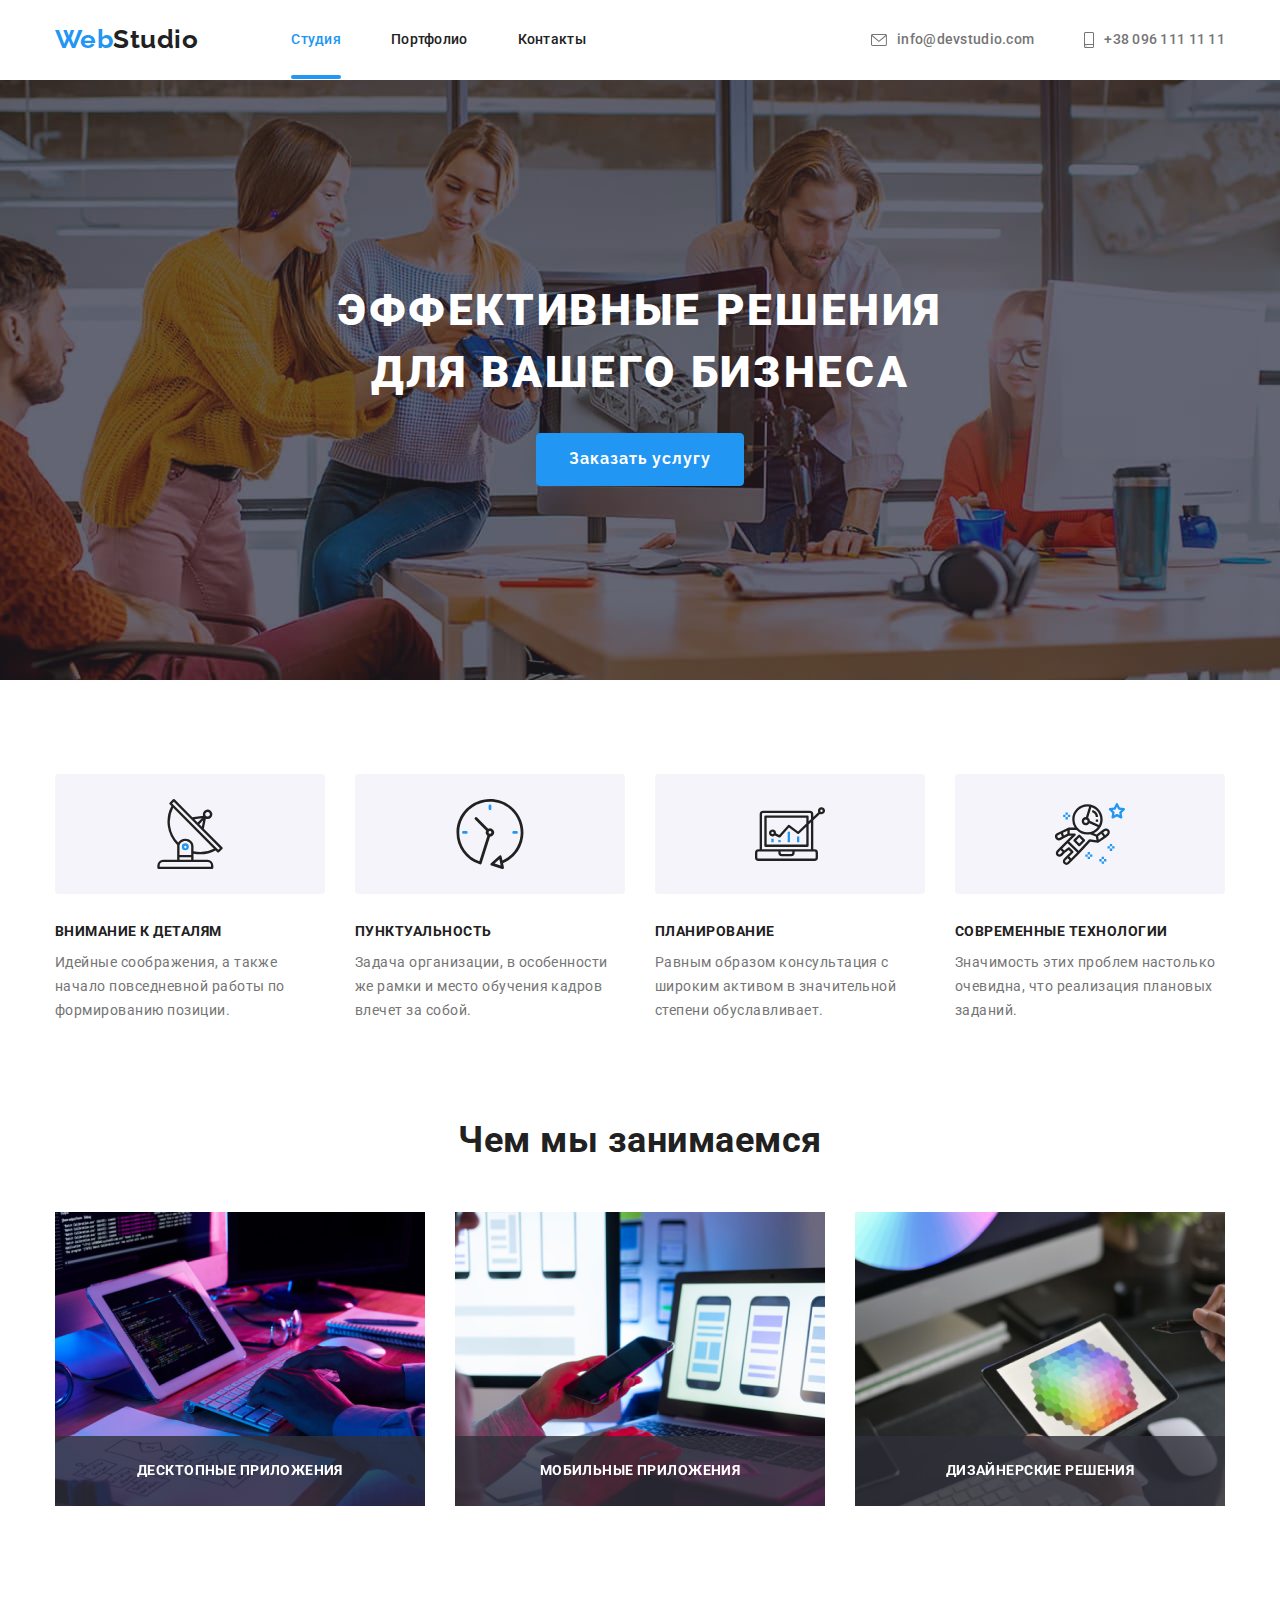
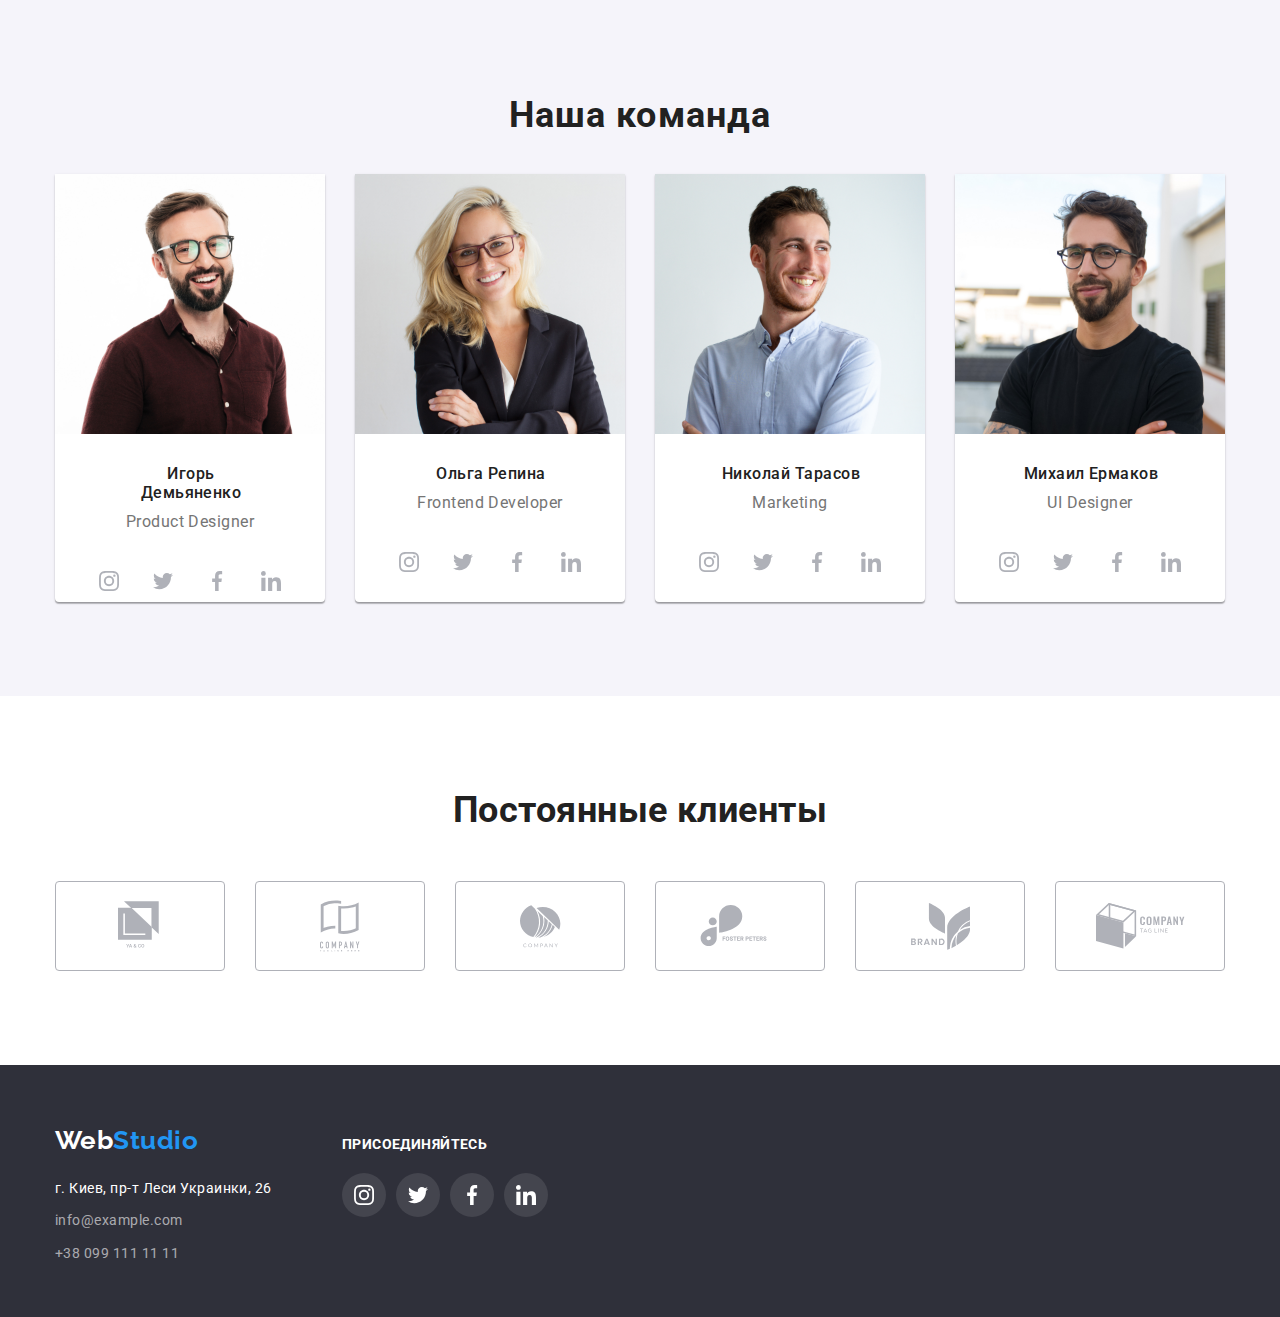
<file: index.html>
<!DOCTYPE html>
<html lang="ru">
<head>
    <meta charset="UTF-8">
    <meta name="viewport" content="width=device-width, initial-scale=1.0">
    <title>Web Studio</title>
    <link href="https://fonts.googleapis.com/css2?family=Oleo+Script&family=Raleway:wght@700&family=Roboto:wght@400;500;700;900&display=swap" rel="stylesheet">
    <link rel="stylesheet" href="https://cdnjs.cloudflare.com/ajax/libs/modern-normalize/1.0.0/modern-normalize.min.css">
    <link rel="stylesheet" href="./css/main.css">
</head>
<body>

<!--Header-->
<header>

    <div class="container container-header">
        <nav class="container-nav">

            <a class="logo" href="./"><span class="logo-one">Web</span>Studio</a>
    
            <ul class="list-nav">
                <li class="item">
                    <a class="header-link current" href="#"><span class="location">Студия</span></a>
                </li>
                <li class="item">
                    <a class="header-link" href="./portfolio.html" rel="noopener noreferel">Портфолио</a>
                </li>
                <li class="item">
                    <a class="header-link" href="#">Контакты</a>
                </li>
            </ul>
    
        </nav>
    
        <ul class="item-link">
            <li class="item">
                <a class="contacts-link" href="mailto:info@devstudio.com">
                <svg class="icon-link">
                    <use href="./img/sprite.svg#icon-envelope"></use>
                </svg>     
                info@devstudio.com
                </a>
            </li>
            <li class="item">
                <a class="contacts-link" href="tel:+380961111111">
                <svg class="icon-link smartphone">
                    <use href="./img/sprite.svg#icon-smartphone"></use>
                </svg>
                +38 096 111 11 11
                </a>
            </li>
        </ul>
    </div>

</header>

<main>
<!--Hero-->
    <section class="hero">

        <div class="container">
            <div class="container-width">
                <h1>
                    Эффективные решения для вашего бизнеса
                </h1>
        
                <button class="service-order" type="button" data-modal-open>Заказать услугу</button>
            </div>
        </div>

        <div class="backdrop is-hidden" data-modal>
            <div class="modal">
                <button aria-label="Закрыть" class="btn-closed" data-modal-close></button>
            </div>

        </div>

    </section>


<!-- Quality -->    
    <section class="quality-section">

        <div class="container quality-container">
            <ul class="item-quality utility-mp">
                <li class="list">
                    <div class="box-icon">
                        <svg class="icon-antenna">
                            <use href="./img/sprite.svg#icon-antenna"></use>
                        </svg>
                    </div>
                    <h2>Внимание к деталям</h2>
                    <p class="description">Идейные соображения, а также начало повседневной работы по формированию позиции.</p>
                </li>
                <li class="list">
                    <div class="box-icon">
                        <svg class="icon-antenna">
                            <use href="./img/sprite.svg#icon-clock"></use>
                        </svg>
                    </div>
                    <h2>Пунктуальность</h2>
                    <p class="description">Задача организации, в особенности же рамки и место обучения кадров влечет за собой.</p>
                </li>
                <li class="list">
                    <div class="box-icon">
                        <svg class="icon-antenna">
                            <use href="./img/sprite.svg#icon-diagram"></use>
                        </svg>
                    </div>
                    <h2>Планирование</h2>
                    <p class="description">Равным образом консультация с широким активом в значительной степени обуславливает.</p>
                </li>
                <li class="list">
                    <div class="box-icon">
                        <svg class="icon-antenna">
                            <use href="./img/sprite.svg#icon-astronaut"></use>
                        </svg>
                    </div>
                    <h2>Современные технологии</h2>
                    <p class="description">Значимость этих проблем настолько очевидна, что реализация плановых заданий.</p>
                </li>
            </ul>
        </div>

    </section>

<!-- Occupation -->
    <section class="occupation">

        <div class="container occupation-container">
            <h2 class="occupation-heading">Чем мы занимаемся</h2>

        <ul class="occupation-list">
            <li class="occupation-item">
                <a class="occupation-link" href="#"><img src="./img/computer.png" alt="Компьютер" width="370">
                    <div class="position-box">
                        <p class="position-text utility-mp">Десктопные приложения</p>
                    </div>
                </a>
            </li>
            <li class="occupation-item">
                <a class="occupation-link" href="#"><img src="./img/laptop.png" alt="Ноутбук" width="370">
                    <div class="position-box">
                        <p class="position-text utility-mp">Мобильные приложения</p>
                    </div>
                </a>
            </li>
            <li class="occupation-item">
                <a class="occupation-link" href="#"><img src="./img/tablet.png" alt="Планшет" width="370">
                    <div class="position-box">
                        <p class="position-text utility-mp">Дизайнерские решения</p>
                    </div>
                </a>
            </li>
        </ul>
        </div>

    </section>

<!--Team-->    
    <section class="team">
        
        <div class="container container-team">
            <h3 class="title-team">Наша команда</h3>

        <ul class="team-work">
            <li class="worker-list">
                <img src="./img/igor.jpg" alt="Игорь" width="270">
                <h3 class="heading-name">Игорь Демьяненко</h3>
                <p class="work">Product Designer</p>
                <ul class="team-social-list">
                    <li class="team-social-item"><a href="" class="team-social-link" target="_blank" rel="noopener noreferer" aria-label="Instagram">
                        <svg class="team-social-icon">
                            <use href="./img/sprite.svg#icon-instagram"></use>
                        </svg>
                    </a></li>
                    <li class="team-social-item"><a href="" class="team-social-link" target="_blank" rel="noopener noreferer" aria-label="Twitter">
                        <svg class="team-social-icon">
                            <use href="./img/sprite.svg#icon-twitter"></use>
                        </svg>
                    </a></li>
                    <li class="team-social-item"><a href="" class="team-social-link" target="_blank" rel="noopener noreferer" aria-label="Facebook">
                        <svg class="team-social-icon">
                            <use href="./img/sprite.svg#icon-facebook"></use>
                        </svg>
                    </a></li>
                    <li class="team-social-item"><a href="" class="team-social-link" target="_blank" rel="noopener noreferer" aria-label="LinkedIn">
                        <svg class="team-social-icon">
                            <use href="./img/sprite.svg#icon-linkedin"></use>
                        </svg>
                    </a></li>
                </ul>
            </li>
            <li class="worker-list">
                <img src="./img/olga.jpg" alt="Ольга" width="270">
                <h3 class="heading-name">Ольга Репина</h3>
                <p class="work">Frontend Developer</p>
                <ul class="team-social-list">
                    <li class="team-social-item"><a href="" class="team-social-link" target="_blank" rel="noopener noreferer" aria-label="Instagram">
                        <svg class="team-social-icon">
                            <use href="./img/sprite.svg#icon-instagram"></use>
                        </svg>
                    </a></li>
                    <li class="team-social-item"><a href="" class="team-social-link" target="_blank" rel="noopener noreferer" aria-label="Twitter">
                        <svg class="team-social-icon">
                            <use href="./img/sprite.svg#icon-twitter"></use>
                        </svg>
                    </a></li>
                    <li class="team-social-item"><a href="" class="team-social-link" target="_blank" rel="noopener noreferer" aria-label="Facebook">
                        <svg class="team-social-icon">
                            <use href="./img/sprite.svg#icon-facebook"></use>
                        </svg>
                    </a></li>
                    <li class="team-social-item"><a href="" class="team-social-link" target="_blank" rel="noopener noreferer" aria-label="LinkedIn">
                        <svg class="team-social-icon">
                            <use href="./img/sprite.svg#icon-linkedin"></use>
                        </svg>
                    </a></li>
                </ul>
            </li>
            <li class="worker-list">
                <img src="./img/nicholas.jpg" alt="Николай" width="270">
                <h3 class="heading-name">Николай Тарасов</h3>
                <p class="work">Marketing</p>
                <ul class="team-social-list">
                    <li class="team-social-item"><a href="" class="team-social-link" target="_blank" rel="noopener noreferer" aria-label="Instagram">
                        <svg class="team-social-icon">
                            <use href="./img/sprite.svg#icon-instagram"></use>
                        </svg>
                    </a></li>
                    <li class="team-social-item"><a href="" class="team-social-link" target="_blank" rel="noopener noreferer" aria-label="Twitter">
                        <svg class="team-social-icon">
                            <use href="./img/sprite.svg#icon-twitter"></use>
                        </svg>
                    </a></li>
                    <li class="team-social-item"><a href="" class="team-social-link" target="_blank" rel="noopener noreferer" aria-label="Facebook">
                        <svg class="team-social-icon">
                            <use href="./img/sprite.svg#icon-facebook"></use>
                        </svg>
                    </a></li>
                    <li class="team-social-item"><a href="" class="team-social-link" target="_blank" rel="noopener noreferer" aria-label="LinkedIn">
                        <svg class="team-social-icon">
                            <use href="./img/sprite.svg#icon-linkedin"></use>
                        </svg>
                    </a></li>
                </ul>
            </li>
            <li class="worker-list">
                <img src="./img/michael.jpg" alt="Михаил" width="270">
                <h3 class="heading-name">Михаил Ермаков</h3>
                <p class="work">UI Designer</p>
                <ul class="team-social-list">
                    <li class="team-social-item"><a href="" class="team-social-link" target="_blank" rel="noopener noreferer" aria-label="Instagram">
                        <svg class="team-social-icon">
                            <use href="./img/sprite.svg#icon-instagram"></use>
                        </svg>
                    </a></li>
                    <li class="team-social-item"><a href="" class="team-social-link" target="_blank" rel="noopener noreferer" aria-label="Twitter">
                        <svg class="team-social-icon">
                            <use href="./img/sprite.svg#icon-twitter"></use>
                        </svg>
                    </a></li>
                    <li class="team-social-item"><a href="" class="team-social-link" target="_blank" rel="noopener noreferer" aria-label="Facebook">
                        <svg class="team-social-icon">
                            <use href="./img/sprite.svg#icon-facebook"></use>
                        </svg>
                    </a></li>
                    <li class="team-social-item"><a href="" class="team-social-link" target="_blank" rel="noopener noreferer" aria-label="LinkedIn">
                        <svg class="team-social-icon">
                            <use href="./img/sprite.svg#icon-linkedin"></use>
                        </svg>
                    </a></li>
                </ul>
            </li>
        </ul>
        </div>

    </section>

<!-- Client -->
    <section class="client-section">
        <div class="container">
            <h3 class="client-title">Постоянные клиенты</h3>
        <ul class="client-list utility-mp">
            <li class="client-item"><a href="" class="client-link" target="_blank" rel="noopener noreferer">
                <svg class="client-icon one">
                    <use href="./img/sprite.svg#icon-logo-1"></use>
                </svg>
            </a></li>
            <li class="client-item"><a href="" class="client-link" target="_blank" rel="noopener noreferer">
                <svg class="client-icon two">
                    <use href="./img/sprite.svg#icon-logo-2"></use>
                </svg>
            </a></li>
            <li class="client-item"><a href="" class="client-link" target="_blank" rel="noopener noreferer">
                <svg class="client-icon three">
                    <use href="./img/sprite.svg#icon-logo-3"></use>
                </svg>
            </a></li>
            <li class="client-item"><a href="" class="client-link" target="_blank" rel="noopener noreferer">
                <svg class="client-icon four">
                    <use href="./img/sprite.svg#icon-logo-4"></use>
                </svg>
            </a></li>
            <li class="client-item"><a href="" class="client-link" target="_blank" rel="noopener noreferer">
                <svg class="client-icon five">
                    <use href="./img/sprite.svg#icon-logo-5"></use>
                </svg>
            </a></li>
            <li class="client-item"><a href="" class="client-link" target="_blank" rel="noopener noreferer">
                <svg class="client-icon six">
                    <use href="./img/sprite.svg#icon-logo-6"></use>
                </svg>
            </a></li>
        </ul>
        </div>
    </section>

</main>

<!--Footer-->
<footer>

    <div class="container container-footer">

    <div class="addres-container">
        <a class="logo-footer" href="#"><span class="logo-one">Web</span><span class="logo-two">Studio</span></a>

    <address class="item-address">

    <ul class="contacts-street">
        <li class="contacts-list">
            <span class="street contacts-footer">г. Киев, пр-т Леси Украинки, 26</span>
        </li>
        <li class="contacts-list">
            <a class="contacts-footer" href="mailto:info@example.com">info@example.com</a>
        </li>
        <li class="contacts-list">
            <a class="contacts-footer" href="tel:+380991111111">+38 099 111 11 11</a>
        </li>
    </ul>

    </address>
    </div>

    <div class="link-container">
        <p>Присоединяйтесь</p>
        <ul class="footer-social-list utility-mp">
            <li class="footer-social-item"><a href="" class="footer-social-link" target="_blank" rel="noopener noreferer" aria-label="Instagram">
                <svg class="footer-social-icon">
                    <use href="./img/sprite.svg#icon-instagram"></use>
                </svg>
            </a></li>
            <li class="footer-social-item"><a href="" class="footer-social-link" target="_blank" rel="noopener noreferer" aria-label="Twitter">
                <svg class="footer-social-icon">
                    <use href="./img/sprite.svg#icon-twitter"></use>
                </svg>
            </a></li>
            <li class="footer-social-item"><a href="" class="footer-social-link" target="_blank" rel="noopener noreferer" aria-label="Facebook">
                <svg class="footer-social-icon">
                    <use href="./img/sprite.svg#icon-facebook"></use>
                </svg>
            </a></li>
            <li class="footer-social-item"><a href="" class="footer-social-link" target="_blank" rel="noopener noreferer" aria-label="LinkedIn">
                <svg class="footer-social-icon">
                    <use href="./img/sprite.svg#icon-linkedin"></use>
                </svg>
            </a></li>
        </ul>
    </div>

    </div>

</footer>

<script src="./js/modal.js"></script>
</body>
</html>
</file>
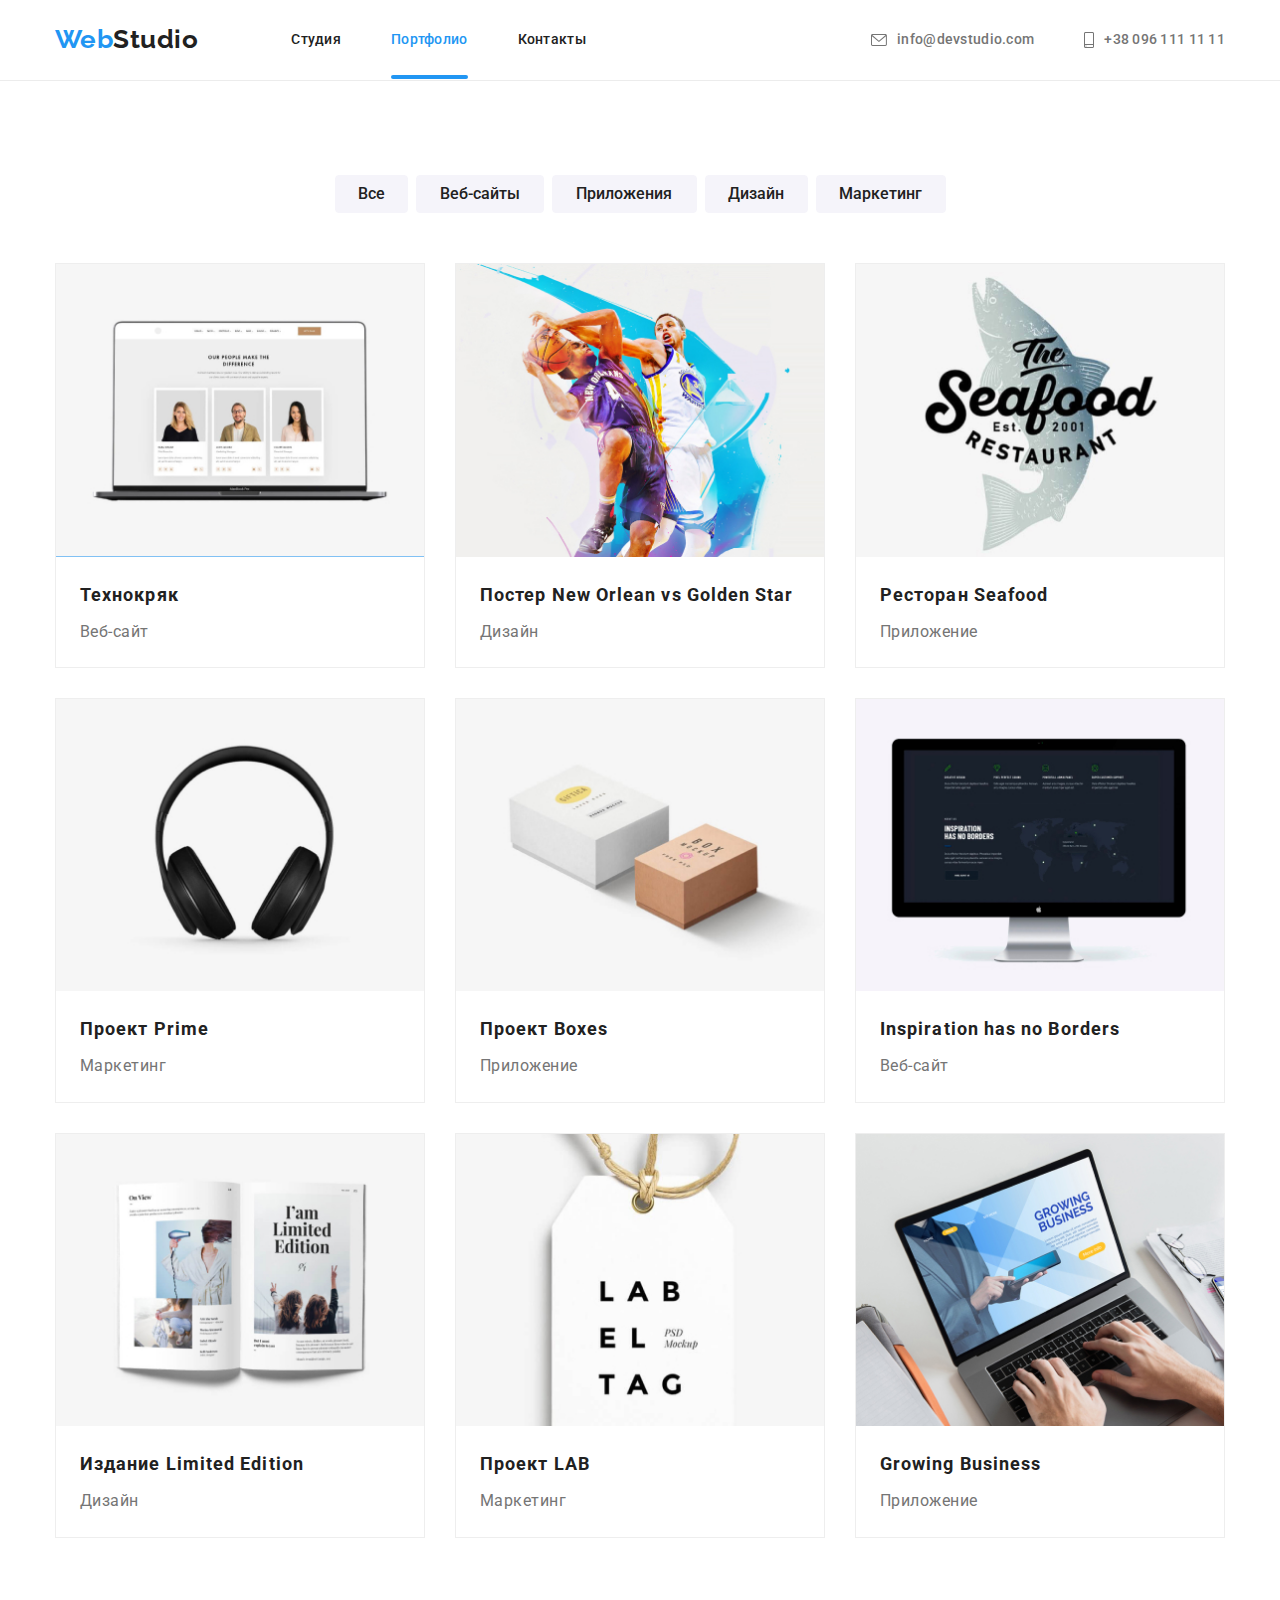
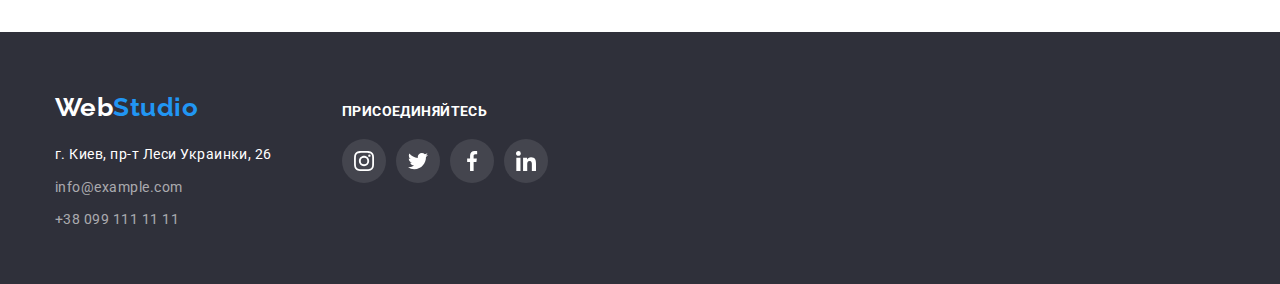
<file: portfolio.html>
<!DOCTYPE html>
<html lang="ru">
<head>
    <meta charset="UTF-8">
    <meta name="viewport" content="width=device-width, initial-scale=1.0">
    <title>Portfolio</title>
    <link href="https://fonts.googleapis.com/css2?family=Oleo+Script&family=Raleway:wght@700&family=Roboto:wght@400;500;700;900&display=swap" rel="stylesheet">
    <link rel="stylesheet" href="https://cdnjs.cloudflare.com/ajax/libs/modern-normalize/1.0.0/modern-normalize.min.css">
    <link rel="stylesheet" href="./css/portfolio.css">
</head>
<body>

<!--Header-->
<header>

    <div class="container container-header">
        <nav class="container-nav">

            <a class="logo" href="./"><span class="logo-one">Web</span>Studio</a>
    
            <ul class="list-nav">
                <li class="item">
                    <a class="header-link" href="./index.html">Студия</a>
                </li>
                <li class="item">
                    <a class="header-link" href="#" rel="noopener noreferel"><span class="location">Портфолио</span></a>
                </li>
                <li class="item">
                    <a class="header-link" href="#">Контакты</a>
                </li>
            </ul>
    
        </nav>
    
        <ul class="item-link">
            <li class="item">
                <a class="contacts-link" href="mailto:info@devstudio.com">
                <svg class="icon-link">
                    <use href="./img/sprite.svg#icon-envelope"></use>
                </svg>     
                info@devstudio.com
                </a>
            </li>
            <li class="item">
                <a class="contacts-link" href="tel:+380961111111">
                <svg class="icon-link smartphone">
                    <use href="./img/sprite.svg#icon-smartphone"></use>
                </svg>
                +38 096 111 11 11
                </a>
            </li>
        </ul>
    </div>

</header>

<!-- Main Section -->
<main>
     <section class="portfolio-section">

        <div class="container container-filter">
            <h1 hidden>Job List</h1>

        <ul class="filter">
            <li class="btn"><button class="btn-one" type="button">Все</button></li>
            <li class="btn"><button class="btn-two" type="button">Веб-сайты</button></li>
            <li class="btn"><button class="btn-three" type="button">Приложения</button></li>
            <li class="btn"><button class="btn-four" type="button">Дизайн</button></li>
            <li class="btn"><button class="btn-five" type="button">Маркетинг</button></li>
        </ul>
        </div>

        <div class="container container-job">
            <ul class="job-list">
                <li class="job-item">
                    <div class="thumb">
                    <img src="./img/portfolio/laptop.jpg" alt="Ноутбук" width="370">
                    <div class="overlay">
                        <p class="overlay-text utility-mp">Технокряк это современная площадка распространения коронавируса. Компании используют эту платформу для цифрового шпионажа и атак на защищённые сервера конкурентов.</p>
                    </div>
                    </div>
                    <h2>Технокряк</h2>
                    <p>Веб-сайт</p>
                </li>
                <li class="job-item">
                    <img src="./img/portfolio/basket.jpg" alt="Команды баскетбола" width="370">
                    <h2>Постер New Orlean vs Golden Star</h2>
                    <p>Дизайн</p>
                </li>
                <li class="job-item">
                    <img src="./img/portfolio/seafood.jpg" alt="Морской ресторан" width="370">
                    <h2>Ресторан Seafood</h2>
                    <p>Приложение</p>
                </li>
                <li class="job-item">
                    <img src="./img/portfolio/headphones.jpg" alt="Наушники" width="370">
                    <h2>Проект Prime</h2>
                    <p>Маркетинг</p>
                </li>
                <li class="job-item">
                    <img src="./img/portfolio/boxes.jpg" alt="Ящики" width="370">
                    <h2>Проект Boxes</h2>
                    <p>Приложение</p>
                </li>
                <li class="job-item">
                    <img src="./img/portfolio/monitor.jpg" alt="Монитор" width="370">
                    <h2>Inspiration has no Borders</h2>
                    <p>Веб-сайт</p>
                </li>
                <li class="job-item">
                    <img src="./img/portfolio/magazine.jpg" alt="Журнал" width="370">
                    <h2>Издание Limited Edition</h2>
                    <p>Дизайн</p>
                </li>
                <li class="job-item">
                    <img src="./img/portfolio/tag.jpg" alt="Бирка" width="370">
                    <h2>Проект LAB</h2>
                    <p>Маркетинг</p>
                </li>
                <li class="job-item">
                    <img src="./img/portfolio/business_site.jpg" alt="Бизнес сайт" width="370">
                    <h2>Growing Business</h2>
                    <p>Приложение</p>
                </li>
            </ul>
        </div>

    </section>
</main>

<!--Footer-->
<footer>

    <div class="container container-footer">

    <div class="addres-container">
        <a class="logo-footer" href="#"><span class="logo-one">Web</span><span class="logo-two">Studio</span></a>

    <address class="item-address">

    <ul class="contacts-street">
        <li class="contacts-list">
            <span class="street contacts-footer">г. Киев, пр-т Леси Украинки, 26</span>
        </li>
        <li class="contacts-list">
            <a class="contacts-footer" href="mailto:info@example.com">info@example.com</a>
        </li>
        <li class="contacts-list">
            <a class="contacts-footer" href="tel:+380991111111">+38 099 111 11 11</a>
        </li>
    </ul>

    </address>
    </div>

    <div class="link-container">
        <p>Присоединяйтесь</p>
        <ul class="footer-social-list utility-mp">
            <li class="footer-social-item"><a href="" class="footer-social-link" target="_blank" rel="noopener noreferer" aria-label="Instagram">
                <svg class="footer-social-icon">
                    <use href="./img/sprite.svg#icon-instagram"></use>
                </svg>
            </a></li>
            <li class="footer-social-item"><a href="" class="footer-social-link" target="_blank" rel="noopener noreferer" aria-label="Twitter">
                <svg class="footer-social-icon">
                    <use href="./img/sprite.svg#icon-twitter"></use>
                </svg>
            </a></li>
            <li class="footer-social-item"><a href="" class="footer-social-link" target="_blank" rel="noopener noreferer" aria-label="Facebook">
                <svg class="footer-social-icon">
                    <use href="./img/sprite.svg#icon-facebook"></use>
                </svg>
            </a></li>
            <li class="footer-social-item"><a href="" class="footer-social-link" target="_blank" rel="noopener noreferer" aria-label="LinkedIn">
                <svg class="footer-social-icon">
                    <use href="./img/sprite.svg#icon-linkedin"></use>
                </svg>
            </a></li>
        </ul>
    </div>

    </div>

</footer>


    
</body>
</html>
</file>
<file: css/main.css>
/* Главный цвет на странице  #757575; */
/* Цвет заголовков h2-h6 #212121;*/
/* Цвет навигации #212121; */
/* Цвет подсветки #2196F3; */
/* Вторичный цвет+h1 #FFFFFF;*/
/* Цвет контактов в футере rgba(255, 255, 255, 0.6); */
:root {
    --primary-text-color: #757575;
    --heading-h2-h6-color: #212121; 
    --backlight-color: #2196F3;
    --secondary-text-color: #212121; 
    --primary-icon-color: #AFB1B8;
    --main-cubic-bezier: cubic-bezier(0.4, 0, 0.2, 1);
}

body {
    color: var(--primary-text-color);

    font-family: 'Roboto', sans-serif;
    letter-spacing: 0.03em;
}

li,
a {
    list-style: none;
    text-decoration: none;
}

h1, 
h2, 
h3 {
    margin-top: 0;
}

img {
    display: block;
    width: 100%;
    height: auto;
}

li,
ul,
p {
    margin: 0;
    padding: 0;
}

.utility-mp {
    padding: 0;
    margin: 0;
}

.container {
    width: 1200px;
    padding-left: 15px;
    padding-right: 15px;
    margin-left: auto;
    margin-right: auto;
}

/* Header */
.container-header {
    display: flex;
    align-items: center;
}

.container-nav {
    display: flex;
}

.logo {
    padding-bottom: 25px;
    padding-top: 24px;
    margin-right: 93px;

    color: #212121;

    font-family: 'Raleway', sans-serif;
    font-size: 26px;
    line-height: 1.2;
    font-weight: 700;
}

.logo .logo-one {
    color: #2196F3;
}

.list-nav {
    display: flex;
    margin-top: 0;
    margin-bottom: 0;
    padding-left: 0;
}

.list-nav .item:not(:last-child) {
    margin-right: 50px;
}

.list-nav .header-link {
    position: relative;
    display: block;
    padding-top: 32px;
    padding-bottom: 32px;

    color: var(--secondary-text-color);

    font-weight: 500;
    font-size: 14px;
    line-height: 1.1;
    letter-spacing: 0.02em;

    transition: color 250ms var(--main-cubic-bezier);
}

.header-link .location {
    padding-top: 32px;
    padding-bottom: 32px;

    color: var(--backlight-color);

    transition: color 250ms var(--main-cubic-bezier);
}

.location::after {
    position: absolute;
    left: 0;
    bottom: 0;

    content: "";
    display: inline-block;
    width: 100%;
    height: 4px;
    border-radius: 2px;

    background-color: var(--backlight-color);

    transition: background-color 250ms var(--main-cubic-bezier);
}

.location:hover::after {
    background-color: var(--secondary-text-color);
}

.header-link .location:focus,
.header-link .location:hover {
    color: var(--secondary-text-color);
}

.list-nav .header-link:hover,
.list-nav .header-link:focus {
    color: var(--backlight-color);
}

.item-link {
    display: flex;
    margin-left: auto;
    padding-left: 0;
}

.item-link .item + .item {
    margin-left: 50px;
}

.item-link .contacts-link {
    display: flex;
    align-items: center;

    color: var(--primary-text-color);

    font-weight: 500;
    font-size: 14px;
    line-height: 1.1;
    letter-spacing: 0.02em;

    transition: color 250ms var(--main-cubic-bezier);
}

.contacts-link:hover,
.contacts-link:focus {
    color: var(--backlight-color);
}

.contacts-link:hover .icon-link,
.contacts-link:focus .icon-link {
    fill: var(--backlight-color);
}


.icon-link {
    width: 16px;
    height: 12px;
    margin-right: 10px;

    fill: var(--primary-text-color);

    transition: fill 250ms var(--main-cubic-bezier);
}

.smartphone {
    width: 10px;
    height: 16px;
}


/* Hero */
.hero {
    min-height: 600px;

    background-color: #2F303A;
    background-image: linear-gradient(rgba(47, 48, 58, 0.4), rgba(47, 48, 58, 0.4)), url(../img/hero.jpg);
    background-repeat: no-repeat;
    background-position: center top;
    background-size: cover;
}

.container-width {
    padding-top: 200px;
    width: 630px;
    height: 600px;
    margin-left: auto;
    margin-right: auto;
    text-align: center;
}

h1 {
    margin-bottom: 30px;

    color: #FFFFFF;

    font-weight: 900;
    font-size: 44px;
    line-height: 1.4;
    text-align: center;
    letter-spacing: 0.06em;
    text-transform: uppercase;
}

.service-order {
    padding: 10px 32px;
    display: inline-block;
    border: 1px solid var(--backlight-color);
    border-radius: 4px;
    
    background-color: var(--backlight-color);
    color: #FFFFFF;
    
    font-family: 'Raleway', sans-serif;
    font-weight: 700;
    font-size: 16px;
    line-height: 1.9;
    align-items: center;
    text-align: center;
    letter-spacing: 0.06em;

    cursor: pointer;
}

.backdrop {
    position: fixed;
    top: 0;
    left: 0;

    width: 100%;
    height: 100%;

    background-color: rgba(0, 0, 0, 0.2);

    opacity: 1;
    transition: opacity 250ms cubic-bezier(0.4, 0, 0.2, 1);
}

.backdrop.is-hidden {
    opacity: 0;
    pointer-events: none;
}

.backdrop.is-hidden .modal {
    transform: translate(-50%, -50%) scale(0.9);
}

.modal {
    position: absolute;
    top: 50%;
    left: 50%;

    min-width: 539px;
    min-height: 580px;
    padding: 8px;

    background-color: white;

    transform: translate(-50%, -50%) scale(1);
    transition: transform 250ms cubic-bezier(0.4, 0, 0.2, 1);
}

.btn-closed {
    display: flex;
    justify-content: center;
    align-items: center;
    margin-left: auto;
    width: 30px;
    height: 30px;
    border: 1px solid rgba(0, 0, 0, 0.1);
    border-radius: 50%;

    background-color: transparent;

    cursor: pointer;
}

.btn-closed::after {
    content: "";

    display: inline-block;
    width: 11px;
    height: 11px;
    padding: 9px 10px;

    background-image: url(../img/close.svg);
    background-repeat: no-repeat;
    background-position: center;
    background-size: contain;
}

/* Quality */
.quality-section {
    padding-top: 94px;
    padding-bottom: 94px;
}

.item-quality {
    display: flex;
}

.item-quality .list {
    width: 270px;
    height: 251px;
}

.item-quality .list:not(:last-child) {
    margin-right: 30px;
}

.box-icon {
    display: flex;
    justify-content: center;
    align-items: center;
    min-height: 120px;

    background-color: #F5F4FA;
    border-radius: 4px;
}

.icon-antenna {
    width: 70px;
    height: 70px;
}

.item-quality h2 {
    margin-top: 30px;

    color: var(--heading-h2-h6-color);

    font-weight: 700;
    font-size: 14px;
    line-height: 1.1;
    text-transform: uppercase;
}

.item-quality .description {
    font-weight: 400;
    font-size: 14px;
    line-height: 1.7;
}

/* Occupation */
.occupation {
    padding-bottom: 94px;
}

.occupation .occupation-heading {
    margin-bottom: 50px;

    color: var(--heading-h2-h6-color);

    font-weight: 700;
    font-size: 36px;
    line-height: 1.2;
    text-align: center;
}

.occupation-list {
    display: flex;
    padding-left: 0;
    margin: 0;
}

.occupation-list .occupation-item:not(:last-child) {
    margin-right: 30px;
}

.occupation-item {
    position: relative;
}

.position-box {
    position: absolute;
    left: 0;
    bottom: 0;
    width: 100%;
    height: 70px;
    padding: 27px 82px;

    background-color:rgba(47, 48, 58, 0.8);
}

.position-text {
    font-weight: bold;
    font-size: 14px;
    line-height: 1.14;
    text-align: center;
    letter-spacing: 0.03em;
    text-transform: uppercase;

    color: #FFFFFF;
}

/* Team */
.team {
    background: #F5F4FA;
    padding-top: 94px;
    padding-bottom: 94px;
}

.title-team {
    color: var(--heading-h2-h6-color);

    font-weight: 700;
    font-size: 36px;
    line-height: 1.2;
    text-align: center;
    letter-spacing: 0.03em;
}

.team-work {
    display: flex;
    padding: 0;
    margin: 0;
}

.worker-list {
    width: 270px;
    height: 428px;
    border-radius: 0px 0px 4px 4px;

    background-color: #FFFFFF;
    box-shadow: 0px 1px 3px rgba(0, 0, 0, 0.12), 0px 1px 1px rgba(0, 0, 0, 0.14), 0px 2px 1px rgba(0, 0, 0, 0.2);

    text-align: center;
}

.worker-list:not(:last-child) {
    margin-right: 30px;
}

.heading-name {
    margin-top: 0;
    margin-bottom: 10px;
    padding-top: 30px;
    padding-left: 60px;
    padding-right: 58px;

    color: var(--heading-h2-h6-color);

    font-weight: 500;
    font-size: 16px;
    line-height: 1.2;
}

.work {
    margin: 0;

    font-weight: 400;
    font-size: 16px;
    line-height: 1.2;
}

.team-social-list {
    display: inline-flex;
    margin-top: 28px
}

.team-social-item:not(:last-child) {
    margin-right: 10px;
}

.team-social-link {
    display: flex;
    justify-content: center;
    align-items: center;
    border-radius: 50%;
    width: 44px;
    height: 44px;

    transition: background-color 250ms var(--main-cubic-bezier);
}

.team-social-link:hover,
.team-social-link:focus {
    background-color: var(--backlight-color);
}

.team-social-link:hover .team-social-icon,
.team-social-link:focus .team-social-icon {
    fill: #FFFFFF;
}

.team-social-icon {
    fill: var(--primary-icon-color);
    width: 20px;
    height: 20px;

    transition: fill 250ms var(--main-cubic-bezier);
}

/* Client */
.client-section {
    padding-top: 94px;
    padding-bottom: 94px;
}

.client-title {
    font-weight: 700;
    font-size: 36px;
    line-height: 1.16;
    text-align: center;
    margin-bottom: 50px;

    color: var(--heading-h2-h6-color);
}

.client-list {
    display: flex;
} 

.client-item:not(:last-child) {
    margin-right: 30px;
}

.client-link {
    display: flex;
    justify-content: center;
    align-items: center;
    width: 170px;
    height: 90px;

    border: 1px solid #AFB1B8;
    border-radius: 4px;

    transition: border 250ms var(--main-cubic-bezier);
}

.client-icon {
    fill: var(--primary-icon-color);

    transition: fill 250ms var(--main-cubic-bezier);
}

.client-link:hover,
.client-link:focus {
    border-color: var(--backlight-color);
}

.client-link:hover .client-icon,
.client-link:focus .client-icon {
    fill: var(--backlight-color);
}

.one {
    width: 45px;
    height: 50px;
}

.two {
    width: 40px;
    height: 52px;
}

.three {
    width: 41px;
    height: 43px;
}

.four {
    width: 80px;
    height: 42px;
}

.five {
    width: 59px;
    height: 47px;
}

.six {
    width: 89px;
    height: 46px;
}

/* Footer */
footer {
    background-color: #2F303A;
}

.container-footer {
    padding-top: 60px;
    height: 252px;
    display: flex;
}

.logo-footer {
    font-family: 'Raleway', sans-serif;
    font-size: 26px;
    line-height: 1.2;
    font-weight: 700;
    
    color: var(--backlight-color);
}

.logo-one {
    color: #FFFFFF;
}

.contacts-street {
    margin-top: 20px;
}

.contacts-list:not(:last-child) {
    margin-bottom: 9px;
}

.item-address .street {
    color: #FFFFFF;
}

.contacts-footer {
    color: rgba(255, 255, 255, 0.6);            

    font-weight: 400;
    font-size: 14px;
    line-height: 1.7;
    font-style: normal;
}

.link-container {
    display: flex;
    flex-direction: column;
    align-items: flex-start;
    margin-left: 70px;
    padding-top: 12px;
}

.link-container > p {
    font-weight: 700;
    font-size: 14px;
    line-height: 1.14;
    letter-spacing: 0.03em;
    text-transform: uppercase;

    color: #FFFFFF;
}

.footer-social-list {
    display: inline-flex;
    margin-top: 20px
}

.footer-social-item:not(:last-child) {
    margin-right: 10px;
}

.footer-social-link {
    display: flex;
    justify-content: center;
    align-items: center;
    border-radius: 50%;
    width: 44px;
    height: 44px;

    background-color: rgba(255, 255, 255, 0.1);

    transition: background-color 250ms var(--main-cubic-bezier);
}

.footer-social-link:hover,
.footer-social-link:focus {
    background-color: var(--backlight-color);
}

.footer-social-link:hover .team-social-icon,
.footer-social-link:focus .team-social-icon {
    fill: #FFFFFF;
}

.footer-social-icon {
    fill: #FFFFFF;
    width: 20px;
    height: 20px;
}
</file>
<file: css/portfolio.css>
/* Главный цвет на странице  #757575; */
/* Цвет заголовков h2-h6 #212121;*/
/* цвет навигации #212121; */
/* Цвет подсветки #2196F3; */
/* Вторичный цвет+h1 #FFFFFF;*/
/* Цвет контактов в футере rgba(255, 255, 255, 0.6); */
:root {
    --primary-text-color: #757575;
    --heading-h2-h6-color: #212121; 
    --backlight-color: #2196F3;
    --secondary-text-color: #212121;
    --main-cubic-bezier: cubic-bezier(0.4, 0, 0.2, 1);
}

body {
    color: var(--primary-text-color);

    font-family: 'Roboto', sans-serif;
    letter-spacing: 0.03em;
}

li,
a {
    list-style: none;
    text-decoration: none;
}

h1, 
h2, 
h3, 
p {
    margin-top: 0;
}

img {
    display: block;
    width: 100%;
    height: auto;
}

ul,
li,
p {
    padding: 0;
    margin: 0;
}

.container {
    width: 1200px;
    padding-left: 15px;
    padding-right: 15px;
    margin-left: auto;
    margin-right: auto;
}

/* Header */
header {
    border-bottom: 1px solid #ECECEC;;
}

.container-header {
    display: flex;
    align-items: center;
}

.container-nav {
    display: flex;
}

.logo {
    padding-bottom: 25px;
    padding-top: 24px;
    margin-right: 93px;

    color: #212121;

    font-family: 'Raleway', sans-serif;
    font-size: 26px;
    line-height: 1.2;
    font-weight: 700;
}

.logo .logo-one {
    color: #2196F3;
}

.list-nav {
    display: flex;
    margin-top: 0;
    margin-bottom: 0;
    padding-left: 0;
}

.list-nav .item:not(:last-child) {
    margin-right: 50px;
}

.list-nav .header-link {
    position: relative;
    display: block;
    padding-top: 32px;
    padding-bottom: 32px;

    color: var(--secondary-text-color);

    font-weight: 500;
    font-size: 14px;
    line-height: 1.1;
    letter-spacing: 0.02em;

    transition: color 250ms var(--main-cubic-bezier);
}

.header-link .location {
    padding-top: 32px;
    padding-bottom: 32px;

    color: var(--backlight-color);

    transition: color 250ms var(--main-cubic-bezier);
}

.location::after {
    position: absolute;
    left: 0;
    bottom: 0;

    content: "";
    display: inline-block;
    width: 100%;
    height: 4px;
    border-radius: 2px;

    background-color: var(--backlight-color);

    transition: background-color 250ms var(--main-cubic-bezier);
}

.location:hover::after {
    background-color: var(--secondary-text-color);
}

.header-link .location:focus,
.header-link .location:hover {
    color: var(--secondary-text-color);
}

.list-nav .header-link:hover,
.list-nav .header-link:focus {
    color: var(--backlight-color);
}

.item-link {
    display: flex;
    margin-left: auto;
    padding-left: 0;
}

.item-link .item + .item {
    margin-left: 50px;
}

.item-link .contacts-link {
    display: flex;
    align-items: center;

    color: var(--primary-text-color);

    font-weight: 500;
    font-size: 14px;
    line-height: 1.1;
    letter-spacing: 0.02em;

    transition: color 250ms var(--main-cubic-bezier);
}

.contacts-link:hover,
.contacts-link:focus {
    color: var(--backlight-color);
}

.contacts-link:hover .icon-link,
.contacts-link:focus .icon-link {
    fill: var(--backlight-color);
}


.icon-link {
    width: 16px;
    height: 12px;
    margin-right: 10px;

    fill: var(--primary-text-color);

    transition: fill 250ms var(--main-cubic-bezier);
}

.smartphone {
    width: 10px;
    height: 16px;
}

/* Main Section */

/* Filter */
.portfolio-section {
    padding-top: 94px;
    padding-bottom: 94px;
}

.container-filter {
    margin-bottom: 50px;
}

.filter {
    margin-top: 0px;
    margin-bottom: 0;
    padding-left: 0;
    display: flex;
    justify-content: center;
}

.filter .btn:not(:last-child) {
    margin-right: 8px;
}

.filter button {
    cursor: pointer;

    transition: all 250ms var(--main-cubic-bezier);
}

.btn-one {
    width: 73px;
    height: 38px;
}

.btn-two {
    width: 128px;
    height: 38px;
}

.btn-three {
    width: 145px;
    height: 38px;
}

.btn-four {
    width: 103px;
    height: 38px;
}

.btn-five {
    width: 130px;
    height: 38px;
}

.filter button {
    color: var(--secondary-text-color);

    font-weight: 500;
    font-size: 16px;
    line-height: 1.6;
    font-family: 'Roboto', sans-serif;
    background-color: #F5F4FA;
    border: 1px solid #F5F4FA;
    border-radius: 4px;
}

.filter button:hover,
.filter button:focus {
    color: #FFFFFF;
    background-color: var(--backlight-color);
    border-color: var(--backlight-color);
}

/* Job List */
.job-list {
    display: flex;
    flex-wrap: wrap;
}

.job-list .job-item {
    width: calc((100% - 60px) / 3);

    border: 1px solid #EEEEEE;
    margin-right: 30px;
    margin-bottom: 30px;

    text-align: left;

    cursor: pointer;
}

.job-list .job-item:hover,
.job-list .job-item:focus {
    box-shadow: 0px 1px 1px rgba(0, 0, 0, 0.12), 0px 4px 4px rgba(0, 0, 0, 0.06), 1px 4px 6px rgba(0, 0, 0, 0.16);
}

.job-list .job-item:nth-child(3n) {
    margin-right: 0;
}

.job-list .job-item:nth-last-child(-n + 3) {
    margin-bottom: 0;
}

.thumb {
    position: relative;

    overflow: hidden;
}

.overlay {
    position: absolute;
    top: 0;
    left: 0;
    
    padding: 63px 24px;
    width: 100%;
    height: 100%;

    background-color: rgba(33, 150, 243, 0.9);

    transform: translateY(100%);
    transition: transform 250ms cubic-bezier(0.4, 0, 0.2, 1);

    z-index: 1;
}

.job-item:hover .overlay {
    transform: translateX(0);
} 

.overlay-text {
    font-weight: 400;
    font-size: 18px;
    line-height: 1.55;

    color: #FFFFFF;

    z-index: 2;
}

.job-list h2 {
    padding-top: 20px;
    margin-bottom: 4px;
    padding-left: 24px;

    color: var(--heading-h2-h6-color);

    font-weight: 700;
    font-size: 18px;
    line-height: 2;
    letter-spacing: 0.06em;
}

.job-list p {
    margin-bottom: 20px;
    padding-left: 24px;

    font-weight: normal;
    font-size: 16px;
    line-height: 1.9;
}

/* Footer */
footer {
    background-color: #2F303A;
}

.container-footer {
    padding-top: 60px;
    height: 252px;
    display: flex;
}

.logo-footer {
    font-family: 'Raleway', sans-serif;
    font-size: 26px;
    line-height: 1.2;
    font-weight: 700;
    
    color: var(--backlight-color);
}

.logo-one {
    color: #FFFFFF;
}

.contacts-street {
    margin-top: 20px;
}

.contacts-list:not(:last-child) {
    margin-bottom: 9px;
}

.item-address .street {
    color: #FFFFFF;
}

.contacts-footer {
    color: rgba(255, 255, 255, 0.6);            

    font-weight: 400;
    font-size: 14px;
    line-height: 1.7;
    font-style: normal;
}

.link-container {
    display: flex;
    flex-direction: column;
    align-items: flex-start;
    margin-left: 70px;
    padding-top: 12px;
}

.link-container > p {
    font-weight: 700;
    font-size: 14px;
    line-height: 1.14;
    letter-spacing: 0.03em;
    text-transform: uppercase;

    color: #FFFFFF;
}

.footer-social-list {
    display: inline-flex;
    margin-top: 20px
}

.footer-social-item:not(:last-child) {
    margin-right: 10px;
}

.footer-social-link {
    display: flex;
    justify-content: center;
    align-items: center;
    border-radius: 50%;
    width: 44px;
    height: 44px;

    background-color: rgba(255, 255, 255, 0.1);

    transition: background-color 250ms var(--main-cubic-bezier);
}

.footer-social-link:hover,
.footer-social-link:focus {
    background-color: var(--backlight-color);
}

.footer-social-link:hover .team-social-icon,
.footer-social-link:focus .team-social-icon {
    fill: #FFFFFF;
}

.footer-social-icon {
    fill: #FFFFFF;
    width: 20px;
    height: 20px;
}
</file>
